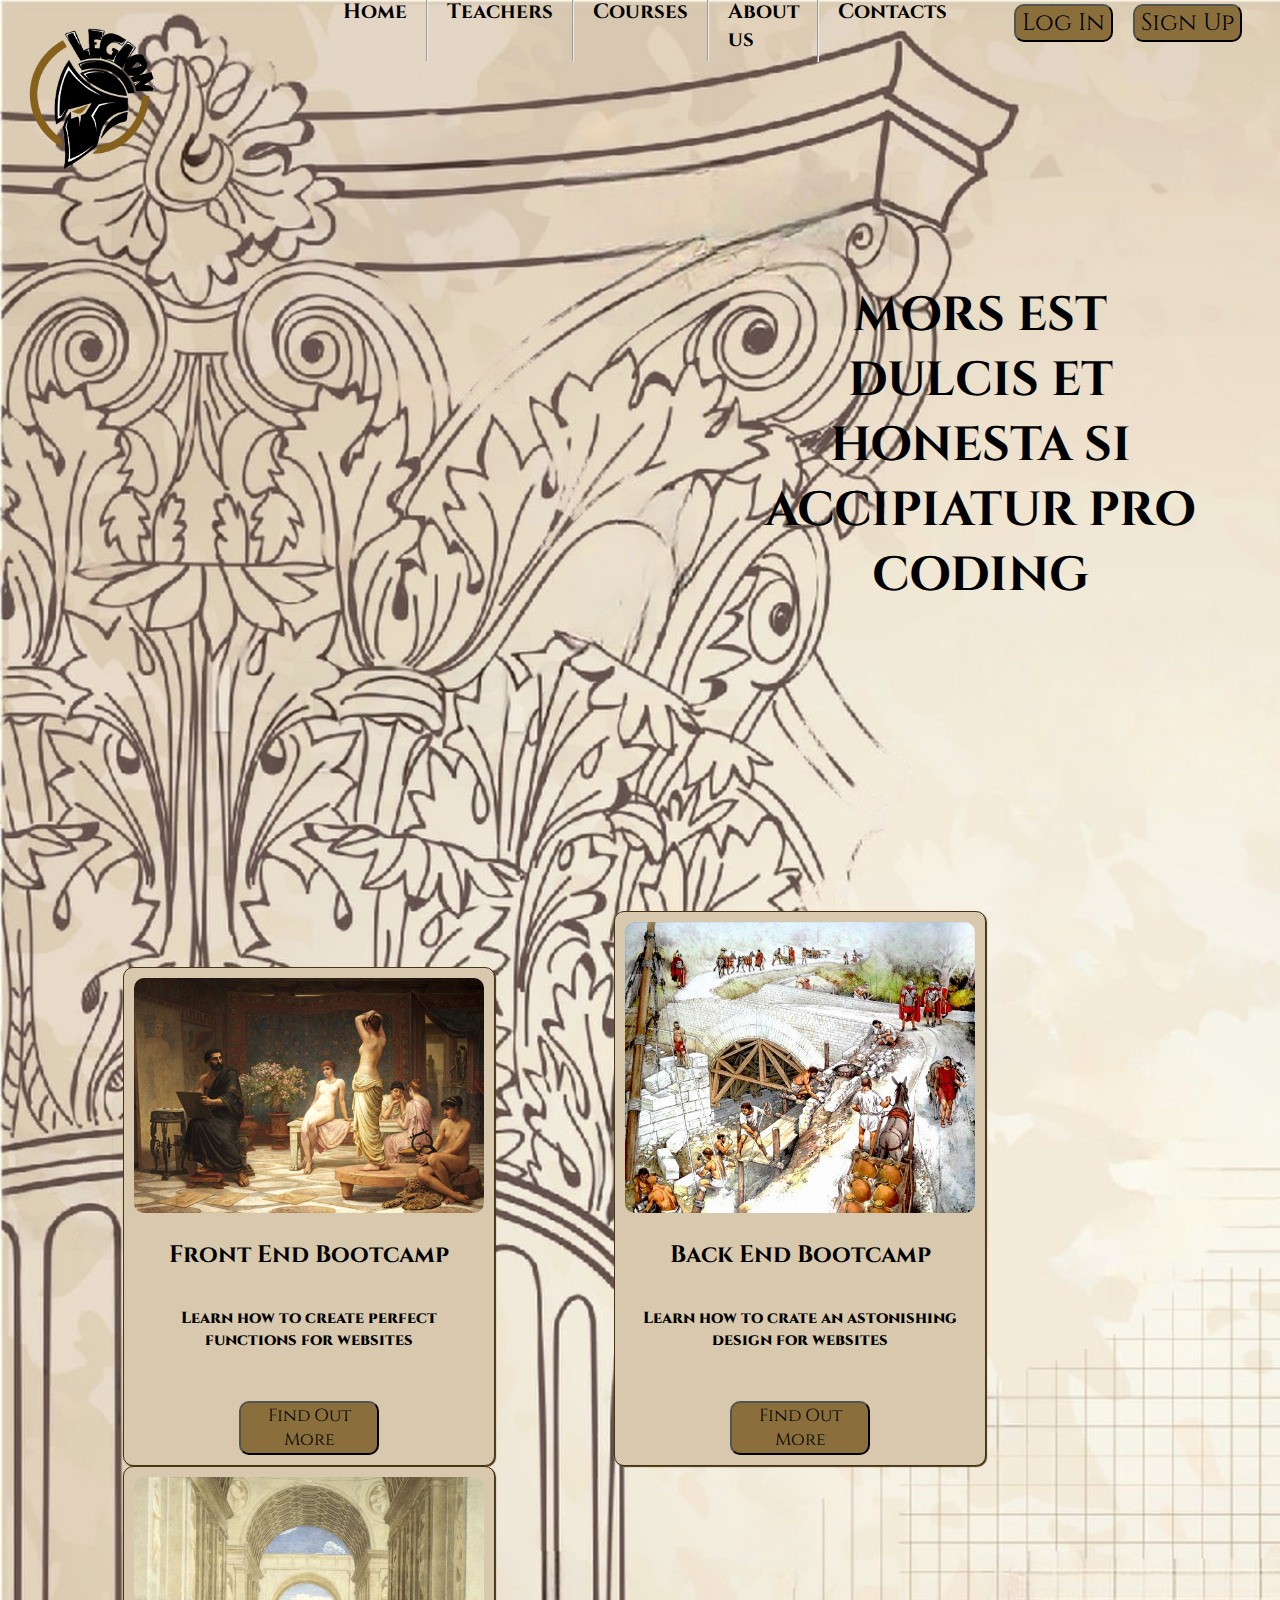
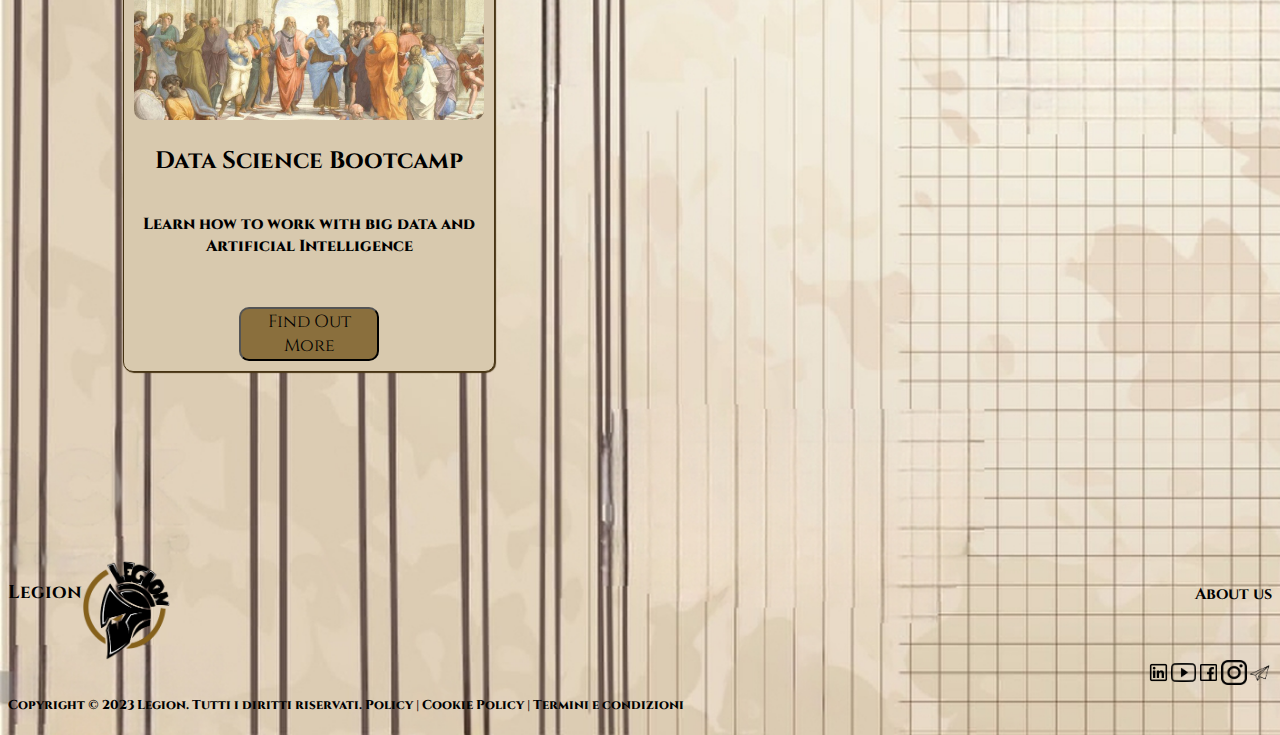
<file: index.html>
<!DOCTYPE html>
<html lang="en">
<head>

    <meta charset="UTF-8">
    <meta http-equiv="X-UA-Compatible" content="IE=edge">
    <meta name="viewport" content="width=device-width, initial-scale=1.0">
    <link rel="stylesheet" href="index.css">
    <link rel="preconnect" href="https://fonts.googleapis.com">
    <link rel="preconnect" href="https://fonts.gstatic.com" crossorigin>
    <link href="https://fonts.googleapis.com/css2?family=Cinzel&display=swap" rel="stylesheet">
    <title>Home Page Legion</title>

</head>
<body id="container">

    <header>
        <nav>
            <div class="logo">
                <a href="/index.html"><img src="/immagini/legion_logo.png" alt="Logo" id="logo"></a>
            </div>
            <ul class="links">
                <li><a href="/index.html">Home</a></li>
                <hr>
                <li><a href="../teachers/teachers.html">Teachers</a></li>
                <hr>
                <li><a href="../courses/courses.html">Courses</a></li>
                <hr>
                <li><a href="../about/about.html">About us</a></li>
                <hr>
                <li><a href="../contacts/contacts.html">Contacts</a></li>
        
            </ul>
            <button class="log"><a href="">Log In</a></button>
            <button class="log"><a href="">Sign Up</a></button>
        </nav>
    </header>

    <main id="central">
        <h1>MORS EST DULCIS ET HONESTA SI ACCIPIATUR PRO CODING</h1>
        <section class="card">
            <img src="/immagini/pittore_romano.jpg" alt="immagine back end" class="card_image">
            <h2>Front End Bootcamp</h2>
            <p class="card_description">Learn how to create perfect functions for websites </p>
            <button class="find"><a href="../courses/courses.html">Find Out More</a></button>
        </section>
        <section class="card">
            <img src="/immagini/ponti.jpg" alt="immagine front end" class="card_image">
            <h2>Back End Bootcamp</h2>
            <p class="card_description">Learn how to crate an astonishing design for websites </p>
            <button class="find"><a href="../courses/courses.html">Find Out More</a></button>
        </section>
        <section class="card">
            <img src="/immagini/aristotele.jpg" alt="immagine data science" class="card_image">
            <h2>Data Science Bootcamp</h2>
            <p class="card_description">Learn how to work with big data and Artificial Intelligence </p>
            <button class="find"><a href="../courses/courses.html">Find Out More</a></button>
        </section>
    </main>

    <footer>
        <h3>Legion</h3>
        <h4><a href="../about/about.html">About us</a></h4>
        <img src="/immagini/legion_logo.png" alt="Logo" id="logo_footer">
        <img src="/immagini/mail.png" alt="icona mail" class="icons">
        <img src="/immagini/instagram.png" alt="icona instagran" class="icons">
        <img src="/immagini/facebook.png" alt="icona facebook" class="icons">
        <img src="/immagini/youtube.png" alt="icona youtube" class="icons">
        <img src="/immagini/linkedin.png" alt="icona linkedin" class="icons">
        <p id="policy">Copyright © 2023 Legion. Tutti i diritti riservati. <a href="">Policy</a>  | <a href="">Cookie Policy</a> | <a href="">Termini e condizioni</a></p>
    </footer>

</body>
</html>
</file>
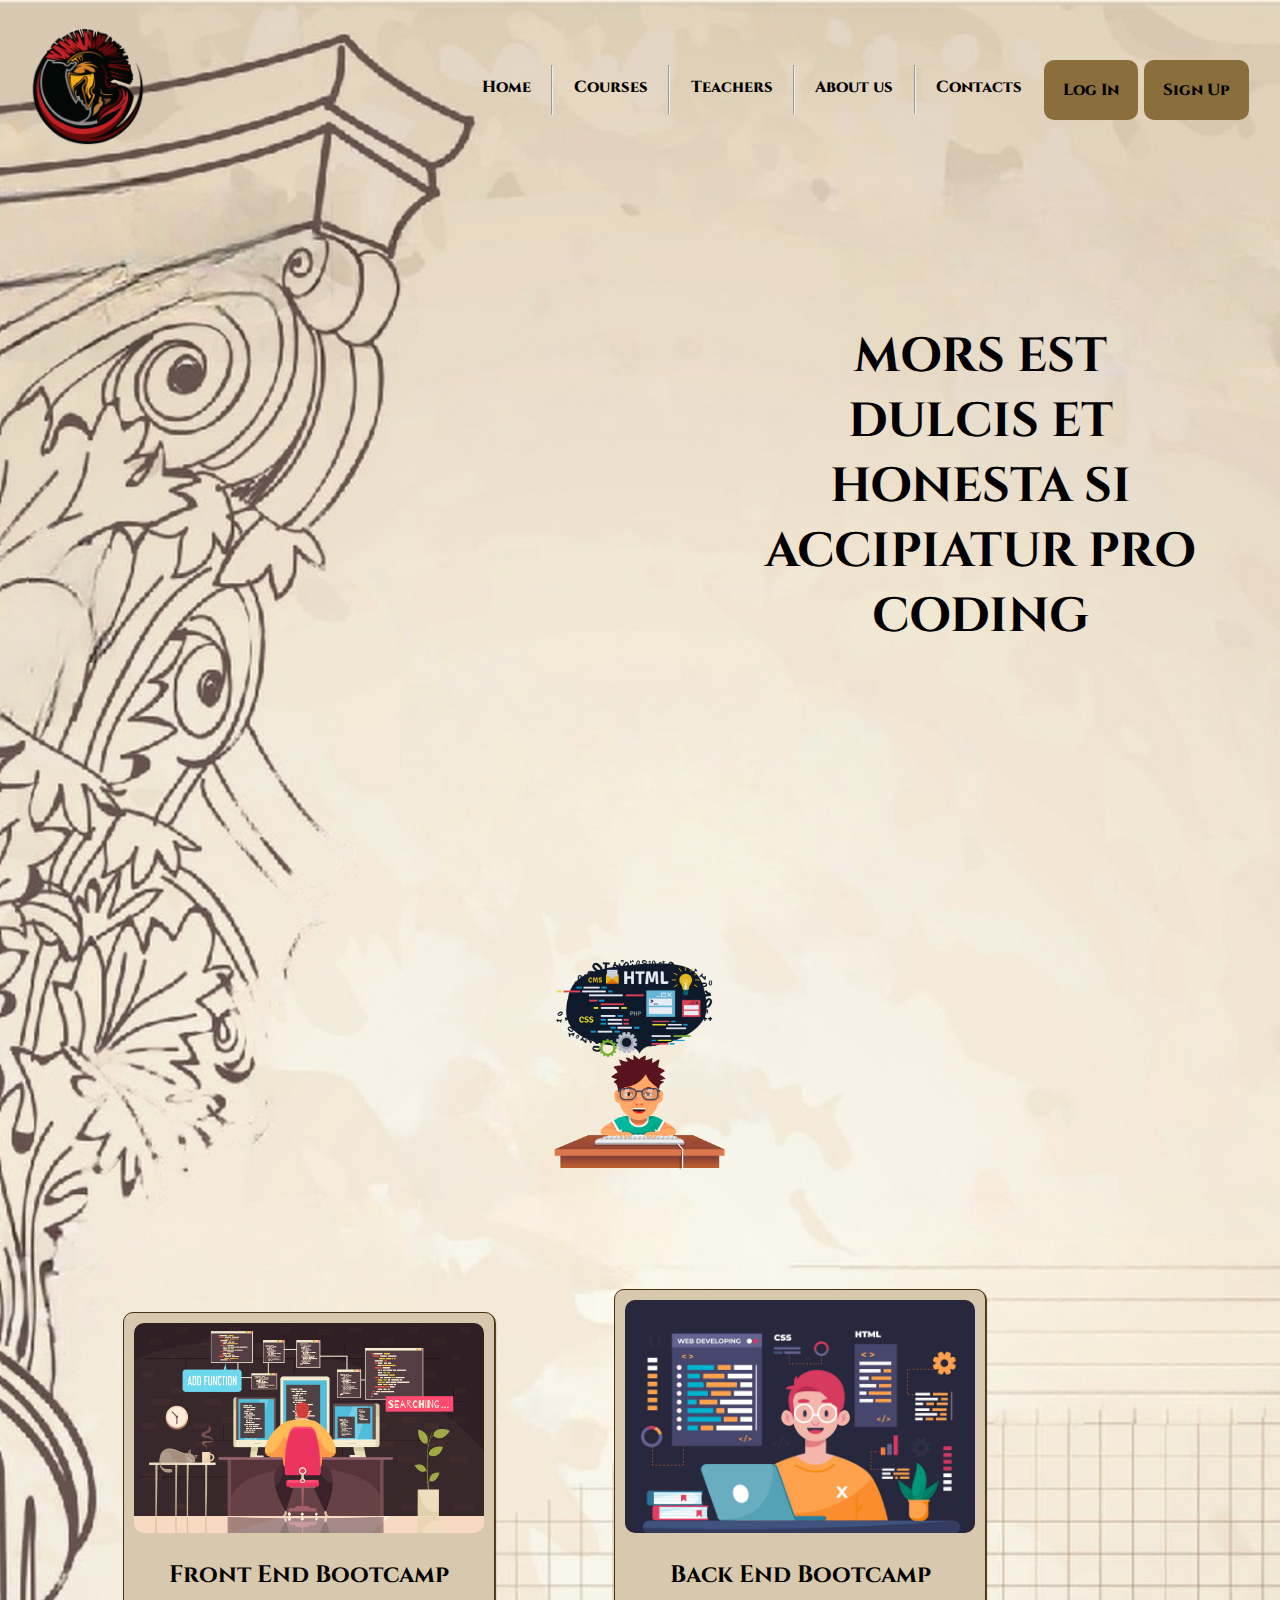
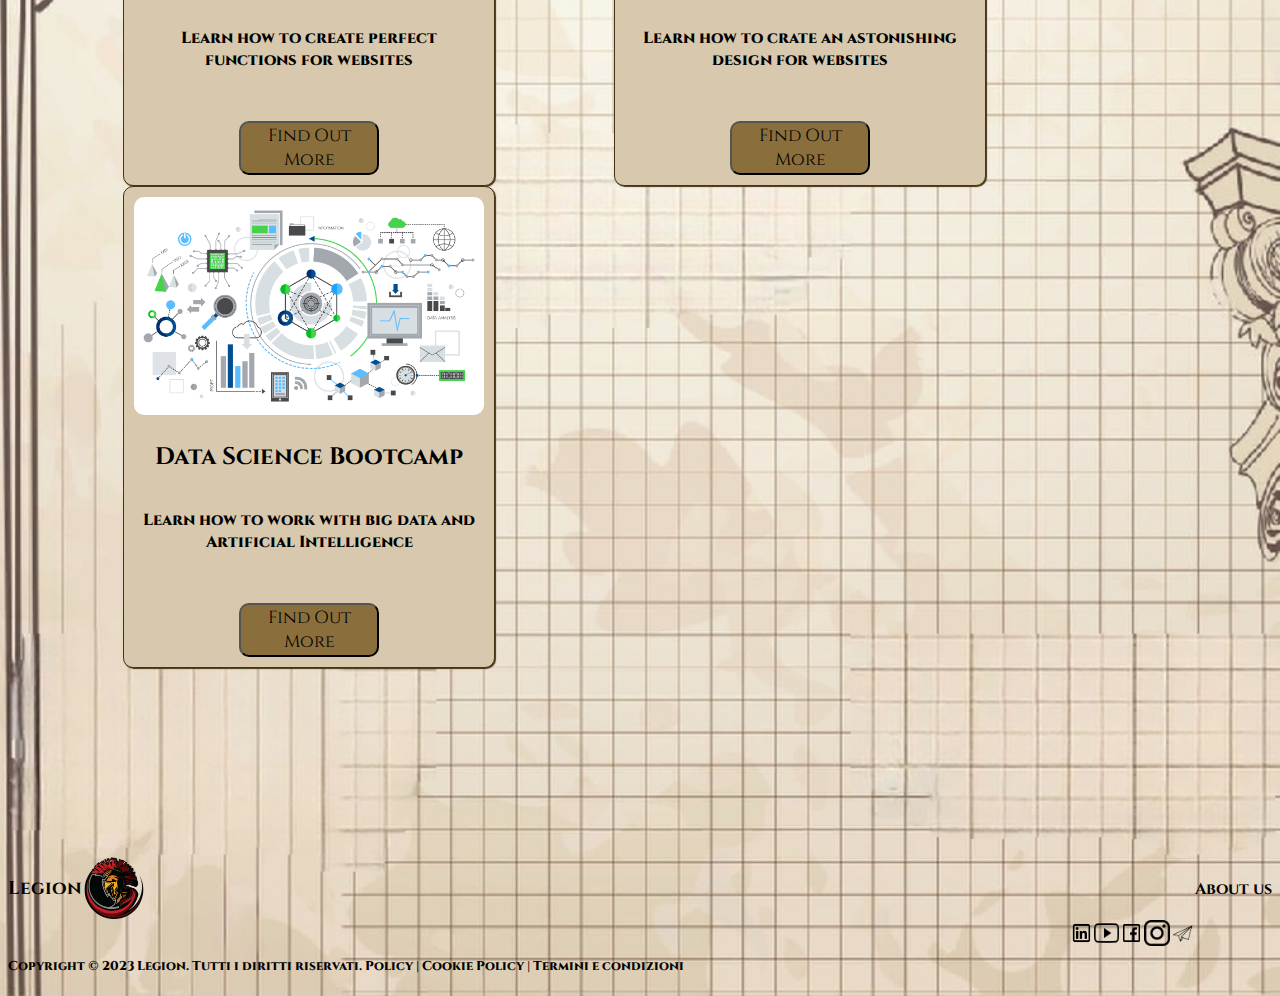
<file: home_page/index.html>
<!DOCTYPE html>
<html lang="en">
<head>
    <meta charset="UTF-8">
    <meta http-equiv="X-UA-Compatible" content="IE=edge">
    <meta name="viewport" content="width=device-width, initial-scale=1.0">
    <link rel="stylesheet" href="index.css">
    <link rel="preconnect" href="https://fonts.googleapis.com">
    <link rel="preconnect" href="https://fonts.gstatic.com" crossorigin>
    <link href="https://fonts.googleapis.com/css2?family=Cinzel&display=swap" rel="stylesheet">
    <title>Home Page Legion</title>
</head>
<body id="container">
    <header>
        <nav>
            <div class="logo">
                <a href="/home_page/index.html"><img src="/immagini/logo.png" alt="Logo" id="logo"></a>
            </div>
            <ul class="links">
                <li><a href="/home_page/index.html">Home</a></li>
                <hr>
                <li><a href="../courses/courses.html">Courses</a></li>
                <hr>
                <li><a href="../teachers/teachers.html">Teachers</a></li>
                <hr>
                <li><a href="../about/about.html">About us</a></li>
                <hr>
                <li><a href="../contacts/contacts.html">Contacts</a></li>
                <li class="log"><a href="">Log In</a></li>
                <li class="log"><a href="">Sign Up</a></li>
            </ul>
        </nav>
    </header>
    <main id="central">
    
        <h1>MORS EST DULCIS ET HONESTA SI ACCIPIATUR PRO CODING</h1>
        <img src="/immagini/think_coding.png" alt="" id="img_main">
        <section class="card">
            <img src="/immagini/back_end.jpg" alt="immagine back end" class="card_image">
            <h2>Front End Bootcamp</h2>
            <p class="card_description">Learn how to create perfect functions for websites </p>
            <button><a href="../courses/courses.html">Find Out More</a></button>
        </section>
        <section class="card">
            <img src="/immagini/front_end.jpg" alt="immagine front end" class="card_image">
            <h2>Back End Bootcamp</h2>
            <p class="card_description">Learn how to crate an astonishing design for websites </p>
            <button><a href="../courses/courses.html">Find Out More</a></button>
        </section>
        <section class="card">
            <img src="/immagini/data_science.jpg" alt="immagine data science" class="card_image">
            <h2>Data Science Bootcamp</h2>
            <p class="card_description">Learn how to work with big data and Artificial Intelligence </p>
            <button><a href="../courses/courses.html">Find Out More</a></button>
        </section>
    </main>

    <footer>
        <h3>Legion</h3>
        <h4><a href="../about/about.html">About us</a></h4>
        <img src="/immagini/logo.png" alt="Logo" id="logo_footer">
        <img src="/immagini/mail.png" alt="icona mail" class="icons">
        <img src="/immagini/instagram.png" alt="icona instagran" class="icons">
        <img src="/immagini/facebook.png" alt="icona facebook" class="icons">
        <img src="/immagini/youtube.png" alt="icona youtube" class="icons">
        <img src="/immagini/linkedin.png" alt="icona linkedin" class="icons">
        <p id="policy">Copyright © 2023 Legion. Tutti i diritti riservati. <a href="">Policy</a>  | <a href="">Cookie Policy</a> | <a href="">Termini e condizioni</a></p>
    </footer>

</body>
</html>
</file>
<file: index.css>
body{
    font-family: 'Cinzel', serif;
    font-weight: 800;
}
#container{
    background-image: url('/immagini/sfondo_colonne.jpeg');
    background-size: cover;
    background-repeat:no-repeat;

}
nav{
    background-color: transparent;
    display: flex;
    justify-content: space-between;
    align-items: center;
    padding: 20px;
}
p{
    display: inline-block;
}
li{
    display: inline-block;
    padding: 0.5cm;
    
}
.links{
    justify-content: flex-end;
    display: flex;
    flex: 2;
    margin-top: -3.5cm;
    margin-right: 1cm;
    font-weight: bold;
    font-size: 1.3em;
}
a{
    text-decoration: none;
    color: black;
}
#logo{
    width: 50%;
}
.logo{
    flex: 1;
}
.log{
    margin: 10px;
    background-color: rgb(138, 111, 61);
    border-radius: 10px;
    font-family: 'Cinzel', serif;
    font-size: 1.5em;
    margin-top: -3.9cm;
}
h1{
    text-align: center;
    margin-top: 2.3cm;
    margin-bottom: 8cm;
    margin-left: 20cm;
    margin-right: 2cm;
    font-size: 3em;
}
h2{
    text-align: center;
}
.find{
    background-color: rgb(138, 111, 61);
    border-radius: 10px; 
    font-family: 'Cinzel', serif;
    font-size: 1.1em;
    width: 40%;
    margin: 0 auto;
    display: block;
}
.card{
    width: 350px;
    border: 1px solid rgb(71, 52, 19);
    border-radius: 10px;
    display: inline-block;
    padding: 10px;
    margin-left: 115px;
    box-shadow: 1px 1px 1px rgb(71, 52, 19);
    background-color: rgb(216, 201, 174);
}
.card_image{
    width: 100%;
    border-radius: 10px;
}
.card_description{
    text-align: center;
    margin-bottom: 50px;
}
footer{
    margin-top: 5cm;
    background-color: transparent;
}
h3{
    float: left;
}
#logo_footer{
    width: 7%;
    display: block;
}
h4{
    float: right;
}
.icons{
    width: 2%;
    float: right;
}
#policy{
    margin-top: 1cm;
    font-size: 0.8em;
}
#img_main{
    width: 20%;
    display: block;
    margin: 0 auto;
    margin-bottom: 3cm;
}
</file>
<file: home_page/index.css>
body{
    font-family: 'Cinzel', serif;
    font-weight: 800;
}
#container{
    background-image: url('/immagini/sfondo_colonne.jpeg');
    background-size: cover;
    background-repeat:no-repeat;
    background-position-x: center;
}
nav{
    background-color: transparent;
    display: flex;
    justify-content: space-between;
    align-items: center;
    padding: 20px;
}
p{
    display: inline-block;
}
li{
    display: inline-block;
    padding: 0.5cm;
    
}
.links{
    justify-content: flex-end;
    display: flex;
    flex: 2;
}
a{
    text-decoration: none;
    color: black;
}
#logo{
    width: 30%;
}
.logo{
    flex: 1;
}
.log{
    margin: 3px;
    background-color: rgb(138, 111, 61);
    border-radius: 10px;
}
h1{
    text-align: center;
    margin-top: 4cm;
    margin-bottom: 8cm;
    margin-left: 20cm;
    margin-right: 2cm;
    font-size: 3em;
}
h2{
    text-align: center;
}
button{
    background-color: rgb(138, 111, 61);
    border-radius: 10px; 
    font-family: 'Cinzel', serif;
    font-size: 1.1em;
    width: 40%;
    margin: 0 auto;
    display: block;
}
.card{
    width: 350px;
    border: 1px solid rgb(71, 52, 19);
    border-radius: 10px;
    display: inline-block;
    padding: 10px;
    margin-left: 115px;
    box-shadow: 1px 1px 1px rgb(71, 52, 19);
    background-color: rgb(216, 201, 174);
}
.card_image{
    width: 100%;
    border-radius: 10px;
}
.card_description{
    text-align: center;
    margin-bottom: 50px;
}
footer{
    margin-top: 5cm;
    background-color: transparent;
}
h3{
    float: left;
}
#logo_footer{
    width: 5%;
    display: block;
}
h4{
    float: right;
}
.icons{
    width: 2%;
    float: right;
}
#policy{
    margin-top: 1cm;
    font-size: 0.8em;
}
#img_main{
    width: 20%;
    display: block;
    margin: 0 auto;
    margin-bottom: 3cm;
}
</file>
